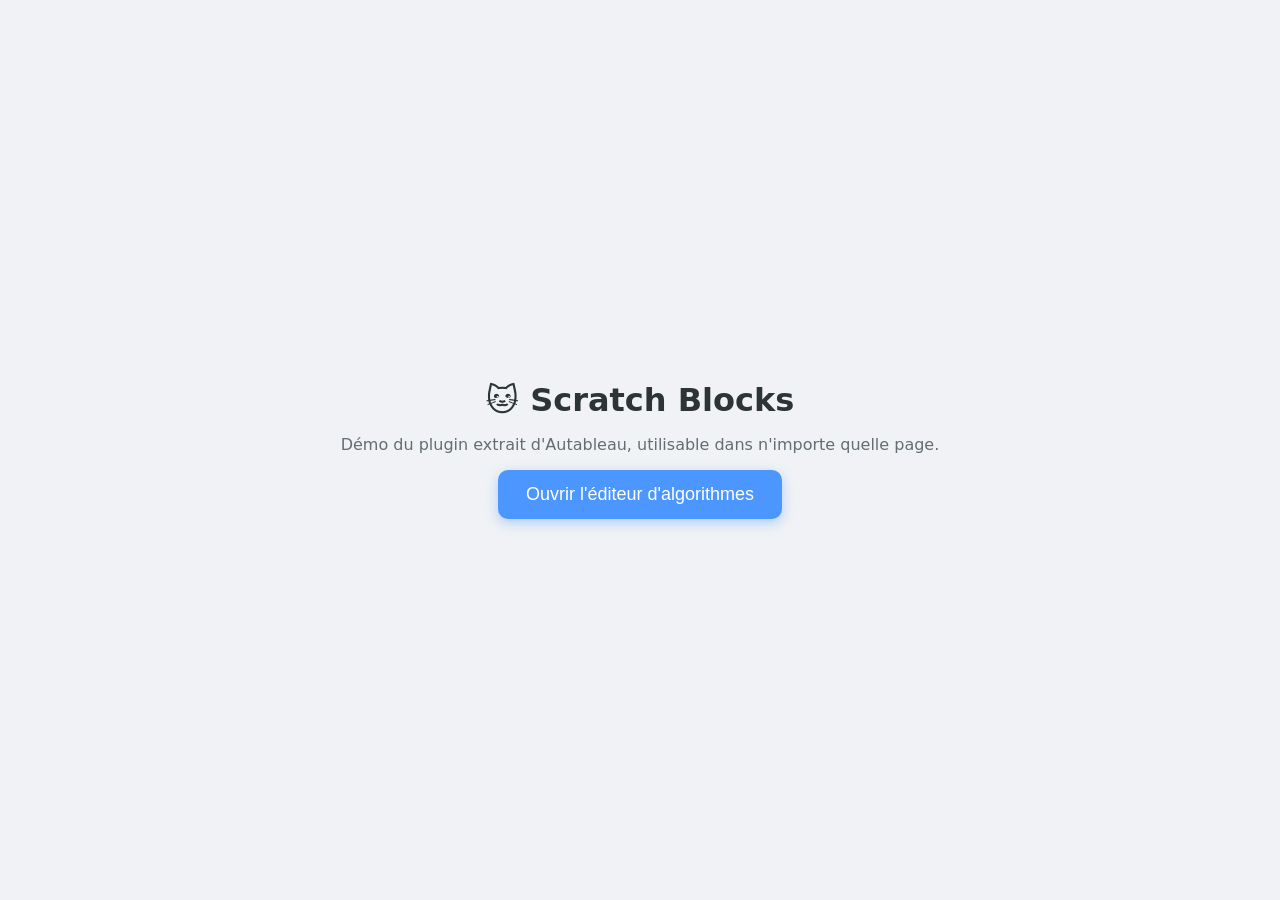
<file: scratch-plugin/index.html>
<!DOCTYPE html>
<html lang="fr">
<head>
    <meta charset="UTF-8">
    <meta name="viewport" content="width=device-width, initial-scale=1.0">
    <title>Scratch Blocks — Démo autonome</title>
    <style>
        body {
            margin: 0;
            min-height: 100vh;
            display: flex;
            flex-direction: column;
            align-items: center;
            justify-content: center;
            gap: 16px;
            font-family: system-ui, -apple-system, sans-serif;
            background: #f0f2f5;
        }
        h1 { color: #2d3436; margin: 0; }
        p { color: #636e72; margin: 0; }
        #open-scratch {
            padding: 14px 28px;
            font-size: 18px;
            border: none;
            border-radius: 10px;
            background: #4C97FF;
            color: #fff;
            cursor: pointer;
            box-shadow: 0 4px 12px rgba(76, 151, 255, 0.4);
        }
        #open-scratch:hover { background: #3d7fe0; }
    </style>
</head>
<body>
    <h1>🐱 Scratch Blocks</h1>
    <p>Démo du plugin extrait d'Autableau, utilisable dans n'importe quelle page.</p>
    <button id="open-scratch">Ouvrir l'éditeur d'algorithmes</button>

    <script src="scratch-plugin.js"></script>
    <script>
        document.getElementById('open-scratch').addEventListener('click', () => {
            PluginManager.plugins.scratchBlocksTool.openWidget();
        });
    </script>
</body>
</html>
</file>
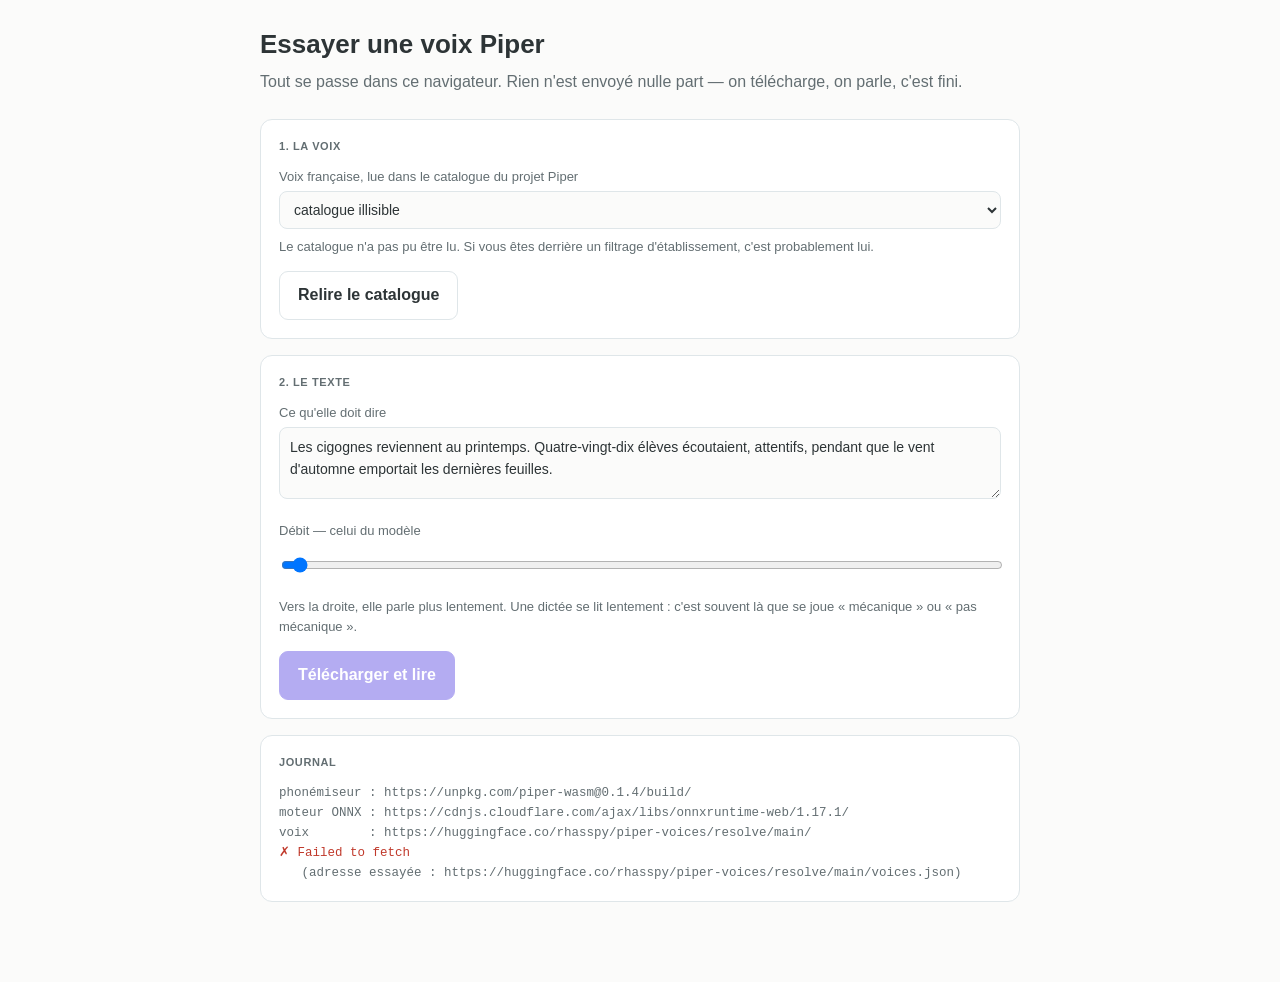
<file: docs/essai-voix-piper.html>
<!DOCTYPE html>
<html lang="fr">
<head>
<meta charset="utf-8">
<meta name="viewport" content="width=device-width, initial-scale=1">
<title>Essayer une voix Piper</title>
<!--
    POURQUOI CETTE PAGE EXISTE, ET POURQUOI ELLE EST SÉPARÉE DE L'APPLICATION.

    « J'aimerais bien tester quand même une voix non synthétique. »

    La machine où ce code a été écrit ne peut pas atteindre Hugging Face, où
    vivent les voix. Rien de ce qui suit n'a donc pu être éprouvé de bout en
    bout : le phonémiseur, oui — il a bien rendu « le- siɡˈonj ʁəvjˈɛnt o
    pʁɛ̃tˈɑ̃ » sur une vraie phrase française ; le moteur d'inférence, oui ;
    mais aucune voix réelle n'a jamais parlé ici.

    Cette page fait donc le chemin entier, chez vous, sans rien installer et
    sans toucher à « Au Tableau ! ». Si la voix vous plaît, on l'intègre. Si
    elle ne vous plaît pas, on aura perdu dix minutes au lieu de trois jours.

    ELLE NE DEVINE AUCUNE ADRESSE. Les chemins des voix, elle va les LIRE dans
    le catalogue publié par le projet Piper, au lieu de les supposer — une URL
    supposée qui tombe à faux ferait croire que le montage ne marche pas.

    CE QU'ELLE TÉLÉCHARGE, ET D'OÙ :
      · le phonémiseur (eSpeak-ng compilé), depuis un miroir de npm — 18 Mo ;
      · le moteur ONNX, depuis cdnjs — environ 10 Mo ;
      · la voix choisie, depuis Hugging Face — 20 à 65 Mo selon la qualité.
    Rien n'est envoyé : ce sont des téléchargements, dans un sens seulement.

    LA LICENCE. Le phonémiseur est sous GPL-3. C'est VOTRE navigateur qui va
    le chercher chez ses auteurs ; ce dépôt n'en redistribue aucun octet, et
    c'est la raison d'être de ce montage. Voir docs/voix-piper.md.

    Pour essayer avec des fichiers à soi, ou depuis un serveur local :
      essai-voix-piper.html?phonemiseur=<base>&ort=<base>&voix=<url>&config=<url>
-->
<style>
    :root {
        --encre: #2d3436;
        --gris: #636e72;
        --trait: #dfe6e9;
        --fond: #fbfbfa;
        --carte: #ffffff;
        --accent: #6c5ce7;
        --bien: #00875a;
        --mal: #c0392b;
    }
    @media (prefers-color-scheme: dark) {
        :root:not([data-theme="light"]) {
            --encre: #dfe6e9; --gris: #9aa5a8; --trait: #3d4852;
            --fond: #1e262b; --carte: #252e34; --accent: #a29bfe;
            --bien: #55efc4; --mal: #ff7675;
        }
    }
    :root[data-theme="dark"] {
        --encre: #dfe6e9; --gris: #9aa5a8; --trait: #3d4852;
        --fond: #1e262b; --carte: #252e34; --accent: #a29bfe;
        --bien: #55efc4; --mal: #ff7675;
    }
    * { box-sizing: border-box; }
    body {
        margin: 0; background: var(--fond); color: var(--encre);
        font: 16px/1.55 -apple-system, BlinkMacSystemFont, "Segoe UI", Nunito, sans-serif;
        padding: 24px 16px 64px;
    }
    main { max-width: 760px; margin: 0 auto; }
    h1 { font-size: 26px; margin: 0 0 6px; text-wrap: balance; }
    .sous { color: var(--gris); margin: 0 0 24px; }
    .carte {
        background: var(--carte); border: 1px solid var(--trait);
        border-radius: 12px; padding: 18px; margin-bottom: 16px;
    }
    .carte h2 {
        font-size: 11px; text-transform: uppercase; letter-spacing: .6px;
        color: var(--gris); margin: 0 0 12px; font-weight: 700;
    }
    label { display: block; font-size: 13px; color: var(--gris); margin-bottom: 4px; }
    select, textarea, input {
        width: 100%; padding: 9px 10px; font: inherit; font-size: 14px;
        color: var(--encre); background: var(--fond);
        border: 1px solid var(--trait); border-radius: 8px;
    }
    textarea { resize: vertical; min-height: 72px; }
    button {
        font: inherit; font-weight: 600; padding: 11px 18px; border-radius: 9px;
        border: 1px solid var(--accent); background: var(--accent); color: #fff;
        cursor: pointer;
    }
    button.secondaire { background: transparent; color: var(--encre); border-color: var(--trait); }
    button[disabled] { opacity: .5; cursor: default; }
    .rangee { display: flex; gap: 10px; flex-wrap: wrap; align-items: center; margin-top: 14px; }
    .journal {
        font: 12.5px/1.6 ui-monospace, SFMono-Regular, Menlo, monospace;
        white-space: pre-wrap; word-break: break-word;
        max-height: 300px; overflow: auto; margin: 0;
    }
    .journal .ok { color: var(--bien); }
    .journal .ko { color: var(--mal); }
    .journal .faible { color: var(--gris); }
    .mesures { display: grid; grid-template-columns: repeat(auto-fit, minmax(140px, 1fr)); gap: 10px; }
    .mesure { border: 1px solid var(--trait); border-radius: 9px; padding: 10px 12px; }
    .mesure .val { font-size: 20px; font-weight: 700; font-variant-numeric: tabular-nums; }
    .mesure .quoi { font-size: 11px; color: var(--gris); text-transform: uppercase; letter-spacing: .5px; }
    .phonemes { font-size: 18px; line-height: 1.7; word-break: break-word; }
    audio { width: 100%; margin-top: 12px; }
    .note { font-size: 13px; color: var(--gris); }
    code { font-family: ui-monospace, Menlo, monospace; font-size: .92em; }
</style>
</head>
<body>
<main>
    <h1>Essayer une voix Piper</h1>
    <p class="sous">Tout se passe dans ce navigateur. Rien n'est envoyé nulle part — on télécharge, on parle, c'est fini.</p>

    <div class="carte">
        <h2>1. La voix</h2>
        <label for="voix">Voix française, lue dans le catalogue du projet Piper</label>
        <select id="voix"><option>Chargement du catalogue…</option></select>
        <p class="note" id="voix-note" style="margin: 8px 0 0;"></p>
        <div class="rangee">
            <button class="secondaire" id="recharger">Relire le catalogue</button>
        </div>
    </div>

    <div class="carte">
        <h2>2. Le texte</h2>
        <label for="texte">Ce qu'elle doit dire</label>
        <textarea id="texte">Les cigognes reviennent au printemps. Quatre-vingt-dix élèves écoutaient, attentifs, pendant que le vent d'automne emportait les dernières feuilles.</textarea>
        <!-- LE DÉBIT EST CE QUI FAIT LE PLUS POUR L'IMPRESSION DE MÉCANIQUE.
             « Je trouve cela encore hyper mécanique. » Une voix qui débite sans
             respirer sonne comme une machine ; la même, ralentie d'un quart,
             sonne comme quelqu'un qui dicte. Le réglage existe dans le modèle
             (« length_scale ») et ne coûte rien à essayer. -->
        <label for="debit" style="margin-top: 14px;">Débit — <span id="debit-lu">celui du modèle</span></label>
        <input type="range" id="debit" min="0.7" max="1.8" step="0.05" value="0">
        <p class="note" style="margin: 6px 0 0;">
            Vers la droite, elle parle plus lentement. Une dictée se lit lentement :
            c'est souvent là que se joue « mécanique » ou « pas mécanique ».
        </p>
        <div class="rangee">
            <button id="parler" disabled>Télécharger et lire</button>
            <span class="note" id="etat"></span>
        </div>
        <audio id="son" controls hidden></audio>
    </div>

    <div class="carte" id="carte-mesures" hidden>
        <h2>3. Ce que ça a coûté</h2>
        <div class="mesures" id="mesures"></div>
        <p class="note" style="margin: 14px 0 0;">
            C'est ce tableau qui décide : un téléchargement d'une fois, puis un
            délai avant chaque phrase. En classe, le second compte plus que le premier.
        </p>
    </div>

    <div class="carte" id="carte-phonemes" hidden>
        <h2>Ce que le phonémiseur a compris</h2>
        <div class="phonemes" id="phonemes"></div>
    </div>

    <div class="carte">
        <h2>Journal</h2>
        <pre class="journal" id="journal"></pre>
    </div>
</main>

<script>
/* ------------------------------------------------------------------ *
 * D'OÙ VIENNENT LES MORCEAUX
 * Chacun est réglable par un paramètre d'adresse : une école derrière
 * un filtrage pourra en servir une copie, et c'est ainsi qu'on éprouve
 * cette page sans réseau.
 * ------------------------------------------------------------------ */
const P = new URLSearchParams(location.search);
const SOURCES = {
    phonemiseur: P.get('phonemiseur') || 'https://unpkg.com/piper-wasm@0.1.4/build/',
    ort:         P.get('ort')         || 'https://cdnjs.cloudflare.com/ajax/libs/onnxruntime-web/1.17.1/',
    hf:          P.get('hf')          || 'https://huggingface.co/rhasspy/piper-voices/resolve/main/'
};

const journal = document.getElementById('journal');
const dire = (texte, classe) => {
    const l = document.createElement('div');
    if (classe) l.className = classe;
    l.textContent = texte;
    journal.appendChild(l);
    journal.scrollTop = journal.scrollHeight;
};
const mo = (o) => (o / 1048576).toFixed(1).replace('.', ',') + ' Mo';
const ms = (t) => t < 1000 ? Math.round(t) + ' ms' : (t / 1000).toFixed(1).replace('.', ',') + ' s';

/* Un téléchargement qui DIT OÙ IL EN EST : un fichier de soixante mégaoctets
   sans jauge, c'est une page qu'on croit plantée et qu'on referme. */
async function telecharger(url, quoi) {
    const t0 = performance.now();
    const r = await fetch(url);
    if (!r.ok) throw new Error(quoi + ' : ' + r.status + ' ' + r.statusText + ' — ' + url);
    const total = Number(r.headers.get('content-length')) || 0;
    const morceaux = [];
    let recu = 0, dernier = 0;
    const lecteur = r.body && r.body.getReader ? r.body.getReader() : null;
    if (lecteur) {
        for (;;) {
            const { done, value } = await lecteur.read();
            if (done) break;
            morceaux.push(value); recu += value.length;
            if (performance.now() - dernier > 400) {
                dernier = performance.now();
                etat(quoi + ' — ' + mo(recu) + (total ? ' / ' + mo(total) : ''));
            }
        }
    } else {
        const b = new Uint8Array(await r.arrayBuffer());
        morceaux.push(b); recu = b.length;
    }
    const octets = new Uint8Array(recu);
    let p = 0;
    for (const m of morceaux) { octets.set(m, p); p += m.length; }
    dire('✓ ' + quoi + ' — ' + mo(recu) + ' en ' + ms(performance.now() - t0), 'ok');
    return { octets, duree: performance.now() - t0 };
}

const etat = (t) => { document.getElementById('etat').textContent = t; };

/* ------------------------------------------------------------------ *
 * LE CATALOGUE : ON LIT, ON NE DEVINE PAS
 * « voices.json » est publié par le projet lui-même et porte, pour chaque
 * voix, ses fichiers et leurs tailles. Une adresse supposée qui tombe à
 * faux ferait croire que le montage ne marche pas.
 * ------------------------------------------------------------------ */
/* « C'EST CANADIEN, TA VOIX. »
   Elle l'était : « gilles » vient d'un corpus lu par un narrateur canadien, et
   rien dans la liste ne le laissait deviner. On lit donc le pays dans le code
   de langue — fr_FR, fr_CA, fr_BE, fr_CH — et l'on met la France en tête, sans
   écarter les autres : un accent, c'est un choix, pas une erreur. Et le
   catalogue ne dit pas tout : « siwis » est un corpus suisse sous un code
   fr_FR. Le pays affiché est donc un indice, pas une garantie — la seule
   preuve reste l'oreille. */
const PAYS_DE_LA_LANGUE = { fr_FR: '🇫🇷', fr_CA: '🇨🇦', fr_BE: '🇧🇪', fr_CH: '🇨🇭' };
function codeDeLaVoix(v) {
    return ((v.language && v.language.code) || '').replace('-', '_');
}
function paysDeLaVoix(v) {
    return PAYS_DE_LA_LANGUE[codeDeLaVoix(v)] || '🏳️';
}

let CATALOGUE = [];
async function lireLeCatalogue() {
    const liste = document.getElementById('voix');
    const note = document.getElementById('voix-note');
    liste.innerHTML = '<option>Lecture du catalogue…</option>';
    note.textContent = '';
    try {
        const r = await fetch(SOURCES.hf + 'voices.json');
        if (!r.ok) throw new Error('catalogue : ' + r.status + ' ' + r.statusText);
        const brut = await r.json();
        CATALOGUE = Object.keys(brut).map(cle => brut[cle])
            .filter(v => /^fr/i.test(v.language && (v.language.code || v.language.family) || ''))
            // LA FRANCE D'ABORD, ET LE PALIER « MEDIUM » AVANT « LOW ».
            // « C'est canadien, ta voix » puis « je trouve cela encore hyper
            // mécanique » : les deux fois, c'est le premier de la liste qui
            // avait été essayé. Le premier de la liste doit donc être le
            // meilleur candidat, pas le premier par ordre alphabétique.
            .sort((a, b) => {
                const rang = (v) => (codeDeLaVoix(v) === 'fr_FR' ? 0 : 10)
                    + ({ high: 0, medium: 1, low: 2, x_low: 3 }[v.quality] ?? 2);
                return rang(a) - rang(b) || (a.name || '').localeCompare(b.name || '');
            });
        if (!CATALOGUE.length) throw new Error('aucune voix française dans le catalogue');
        liste.innerHTML = '';
        CATALOGUE.forEach((v, i) => {
            const o = document.createElement('option');
            o.value = String(i);
            const poids = Object.keys(v.files || {})
                .filter(f => /\.onnx$/.test(f))
                .reduce((t, f) => t + (v.files[f].size_bytes || 0), 0);
            o.textContent = paysDeLaVoix(v) + ' ' + v.name + ' — ' + v.quality
                + (poids ? ' (' + mo(poids) + ')' : '');
            liste.appendChild(o);
        });
        note.textContent = CATALOGUE.length + (CATALOGUE.length > 1
                ? ' voix françaises au catalogue.' : ' voix française au catalogue.')
            + ' La qualité « medium » est plus lourde et plus lente que « low », et s\'entend.';
        dire('✓ catalogue lu : ' + CATALOGUE.length + ' voix françaises', 'ok');
        document.getElementById('parler').disabled = false;
    } catch (e) {
        liste.innerHTML = '<option>catalogue illisible</option>';
        note.textContent = 'Le catalogue n\'a pas pu être lu. Si vous êtes derrière un filtrage '
            + 'd\'établissement, c\'est probablement lui.';
        dire('✗ ' + e.message, 'ko');
        dire('   (adresse essayée : ' + SOURCES.hf + 'voices.json)', 'faible');
    }
}

/* ------------------------------------------------------------------ *
 * LE PHONÉMISEUR
 * Il prend « Les cigognes » et rend des identifiants de phonèmes. Sans lui,
 * pas de français : c'est lui qui sait les liaisons et les nombres.
 * ATTENTION à la langue : « fr » fonctionne, « fr-fr » lève une exception.
 * ------------------------------------------------------------------ */
let phonemiseurPret = null;
async function chargerLePhonemiseur() {
    if (phonemiseurPret) return phonemiseurPret;
    const js   = await telecharger(SOURCES.phonemiseur + 'piper_phonemize.js', 'phonémiseur (code)');
    const wasm = await telecharger(SOURCES.phonemiseur + 'piper_phonemize.wasm', 'phonémiseur (moteur)');
    const data = await telecharger(SOURCES.phonemiseur + 'piper_phonemize.data', 'phonémiseur (langues)');
    const url = (o, type) => URL.createObjectURL(new Blob([o.octets], { type }));
    const uWasm = url(wasm, 'application/wasm');
    const uData = url(data, 'application/octet-stream');
    await new Promise((ok, rate) => {
        const s = document.createElement('script');
        s.src = url(js, 'text/javascript');
        s.onload = ok; s.onerror = () => rate(new Error('le code du phonémiseur n\'a pas pu être exécuté'));
        document.head.appendChild(s);
    });
    phonemiseurPret = { uWasm, uData, octets: js.octets.length + wasm.octets.length + data.octets.length };
    return phonemiseurPret;
}

async function phonemiser(texte, langue) {
    const { uWasm, uData } = await chargerLePhonemiseur();
    const sorties = [];
    let module;
    try {
        module = await createPiperPhonemize({
            noInitialRun: true,
            print: (d) => sorties.push(d),
            printErr: (m) => dire('   [phonémiseur] ' + m, 'faible'),
            locateFile: (u) => u.endsWith('.wasm') ? uWasm : u.endsWith('.data') ? uData : u
        });
        module.callMain(['-l', langue, '--input', JSON.stringify([{ text: texte }]),
                         '--espeak_data', '/espeak-ng-data']);
    } catch (e) {
        // Emscripten lève quand le programme se termine : ce n'est une panne
        // que si rien n'est sorti.
        if (!sorties.length) throw new Error('le phonémiseur a refusé la langue « ' + langue + ' »');
    }
    const lignes = sorties.map(o => { try { return JSON.parse(o); } catch (e) { return null; } }).filter(Boolean);
    if (!lignes.length) throw new Error('le phonémiseur n\'a rien rendu');
    return {
        ids: lignes.flatMap(l => l.phoneme_ids || []),
        phonemes: lignes.flatMap(l => l.phonemes || [])
    };
}

/* ------------------------------------------------------------------ *
 * CHAQUE VOIX A SA PROPRE TABLE DE PHONÈMES
 *
 * Première tentative, et première panne, sur une vraie voix :
 *     Gather '/enc_p/emb/Gather' : idx=141 doit être dans [-130,129]
 *
 * J'avais donné au modèle les identifiants que rend le phonémiseur. Or ceux-là
 * sont les siens : la voix « gilles » n'a que cent trente entrées dans sa
 * table, et l'identifiant 141 désigne une case qui n'existe pas chez elle.
 *
 * On passe donc par les PHONÈMES — « ʁ », « ɛ̃ », « t » — et on les traduit
 * avec la table que porte la fiche technique de la voix. C'est la seule
 * traduction qui vaille : elle change d'une voix à l'autre.
 *
 * LA FORME DE LA SUITE N'EST PAS DEVINÉE : elle a été relevée sur la sortie
 * du phonémiseur lui-même. Pour « Le chat. », huit phonèmes, il rend
 *     1, 0, 24, 0, 59, 0, 9, 0, 3, 0, 96, 0, 120, 0, 14, 0, 10, 0, 2
 * c'est-à-dire début, blanc, puis chaque phonème suivi d'un blanc, puis fin —
 * soit 2n+3 valeurs pour n phonèmes. C'est ce que l'on refait ici, en
 * traduisant dans la table de la voix au lieu de celle du phonémiseur.
 * ------------------------------------------------------------------ */
function identifiantsPourCetteVoix(phonemes, fiche) {
    const carte = fiche.phoneme_id_map || {};
    if (!Object.keys(carte).length) return null;   // pas de table : on gardera ceux du phonémiseur
    // La table donne une LISTE par phonème — presque toujours d'un seul
    // élément, mais pas toujours : on les prend tous, comme Piper.
    const idsDe = (p) => (carte[p] && carte[p].length) ? carte[p] : null;
    const BLANC = idsDe('_'), DEBUT = idsDe('^'), FIN = idsDe('$');
    const ids = [];
    const inconnus = [];
    if (DEBUT) ids.push(...DEBUT);
    if (BLANC) ids.push(...BLANC);
    phonemes.forEach(p => {
        const v = idsDe(p);
        // UN PHONÈME QUE LA VOIX NE CONNAÎT PAS SE TAIT, il ne casse pas la
        // lecture : mieux vaut un son manquant qu'une phrase entière perdue.
        if (!v) { inconnus.push(p); return; }
        ids.push(...v);
        if (BLANC) ids.push(...BLANC);
    });
    if (FIN) ids.push(...FIN);
    return { ids, inconnus, taille: Object.keys(carte).length };
}

/* ------------------------------------------------------------------ *
 * LE MOTEUR
 * ------------------------------------------------------------------ */
let ortPret = false;
async function chargerLeMoteur() {
    if (ortPret) return;
    await new Promise((ok, rate) => {
        const s = document.createElement('script');
        s.src = SOURCES.ort + 'ort.min.js';
        s.onload = ok;
        s.onerror = () => rate(new Error('le moteur ONNX n\'a pas pu être chargé depuis ' + SOURCES.ort));
        document.head.appendChild(s);
    });
    ort.env.wasm.wasmPaths = SOURCES.ort;
    ort.env.wasm.numThreads = Math.min(4, navigator.hardwareConcurrency || 1);
    dire('✓ moteur ONNX chargé', 'ok');
    ortPret = true;
}

/* Des échantillons vers un fichier que le navigateur sait jouer. */
function versWav(pcm, frequence) {
    const vue = new DataView(new ArrayBuffer(pcm.length * 2 + 44));
    vue.setUint32(0, 0x46464952, true);                       // « RIFF »
    vue.setUint32(4, vue.buffer.byteLength - 8, true);
    vue.setUint32(8, 0x45564157, true);                       // « WAVE »
    vue.setUint32(12, 0x20746d66, true);                      // « fmt  »
    vue.setUint32(16, 16, true); vue.setUint16(20, 1, true); vue.setUint16(22, 1, true);
    vue.setUint32(24, frequence, true); vue.setUint32(28, frequence * 2, true);
    vue.setUint16(32, 2, true); vue.setUint16(34, 16, true);
    vue.setUint32(36, 0x61746164, true);                      // « data »
    vue.setUint32(40, pcm.length * 2, true);
    let p = 44;
    for (let i = 0; i < pcm.length; i++) {
        const v = Math.max(-1, Math.min(1, pcm[i]));
        vue.setInt16(p, v < 0 ? v * 0x8000 : v * 0x7fff, true);
        p += 2;
    }
    return new Blob([vue.buffer], { type: 'audio/wav' });
}

/* ------------------------------------------------------------------ *
 * LE CHEMIN ENTIER
 * ------------------------------------------------------------------ */
const session = {};      // une voix chargée reste chargée
const mesures = {};

/* Le curseur à zéro veut dire « ce que le modèle propose » : on ne remplace
   pas un réglage par un autre tant que personne n'a demandé à le changer. */
function debitChoisi(inf) {
    const c = Number(document.getElementById('debit').value);
    return c > 0 ? c : (inf.length_scale ?? 1);
}
document.getElementById('debit').addEventListener('input', (e) => {
    const v = Number(e.target.value);
    document.getElementById('debit-lu').textContent = v > 0
        ? '×' + v.toFixed(2).replace('.', ',') + (v > 1 ? ' (plus lent)' : ' (plus rapide)')
        : 'celui du modèle';
});

async function parler() {
    const bouton = document.getElementById('parler');
    bouton.disabled = true;
    document.getElementById('son').hidden = true;
    const t0 = performance.now();
    try {
        const v = CATALOGUE[Number(document.getElementById('voix').value)];
        if (!v) throw new Error('aucune voix choisie');
        const texte = document.getElementById('texte').value.trim();
        if (!texte) throw new Error('il n\'y a rien à dire');
        dire('— ' + v.name + ' (' + v.quality + ') —');

        const fichiers = Object.keys(v.files || {});
        const cheminOnnx = fichiers.find(f => /\.onnx$/.test(f));
        const cheminJson = fichiers.find(f => /\.onnx\.json$/.test(f));
        if (!cheminOnnx || !cheminJson) throw new Error('le catalogue ne donne pas les deux fichiers de cette voix');

        etat('lecture de la fiche technique…');
        const fiche = await (await fetch(SOURCES.hf + cheminJson)).json();
        const frequence = fiche.audio && fiche.audio.sample_rate || 22050;
        // « fr-fr » lève une exception là où « fr » passe : on garde ce que dit
        // la fiche, mais on se replie sur la famille si elle refuse.
        const langue = (fiche.espeak && fiche.espeak.voice) || 'fr';

        await chargerLeMoteur();
        etat('phonèmes…');
        const tPhon = performance.now();
        let phon;
        try { phon = await phonemiser(texte, langue); }
        catch (e) {
            dire('   la langue « ' + langue + ' » a été refusée, on essaie « ' + langue.split('-')[0] + ' »', 'faible');
            phon = await phonemiser(texte, langue.split('-')[0]);
        }
        mesures['Phonèmes'] = ms(performance.now() - tPhon);
        document.getElementById('carte-phonemes').hidden = false;
        document.getElementById('phonemes').textContent = phon.phonemes.join('');

        // LA TRADUCTION DANS LA TABLE DE CETTE VOIX-LÀ. Voir plus haut : sans
        // elle, on donne à la voix des numéros qui ne sont pas les siens.
        const traduits = identifiantsPourCetteVoix(phon.phonemes, fiche);
        const ids = traduits ? traduits.ids : phon.ids;
        if (traduits) {
            dire('✓ ' + phon.phonemes.length + ' phonèmes → ' + ids.length
                + ' identifiants, dans la table de cette voix (' + traduits.taille + ' entrées)', 'ok');
            if (traduits.inconnus.length) {
                const uniques = [...new Set(traduits.inconnus)];
                const part = traduits.inconnus.length / Math.max(1, phon.phonemes.length);
                dire('   ' + uniques.length + ' phonème(s) inconnus de cette voix, passés : '
                    + uniques.slice(0, 12).join(' '), 'faible');
                // UNE VOIX QUI IGNORE UN PHONÈME SUR VINGT NE DIRA PAS DU
                // FRANÇAIS. Les nasales — « ɛ̃ », « ɑ̃ » — s'écrivent avec un
                // signe séparé : une table qui ne le porte pas mange « un »,
                // « en », « on », et l'on croira que la voix est mauvaise
                // alors qu'elle est mal nourrie.
                if (part > 0.05) {
                    dire('   ⚠ ' + Math.round(part * 100) + ' % des phonèmes manquent à cette voix : '
                        + 'ce qu\'elle dira sera amputé, et sonnera forcément mécanique. '
                        + 'Ce n\'est pas la voix qu\'il faut juger, c\'est sa table. '
                        + 'Essayez-en une autre.', 'ko');
                    etat('⚠ cette voix ne connaît pas ' + Math.round(part * 100) + ' % des sons du texte');
                }
            }
        } else {
            dire('✓ ' + ids.length + ' identifiants (cette voix ne publie pas de table)', 'ok');
        }
        const trop = ids.filter(i => i < 0);
        if (trop.length) throw new Error('la table de cette voix donne des numéros négatifs');

        if (!session[cheminOnnx]) {
            const modele = await telecharger(SOURCES.hf + cheminOnnx, 'la voix');
            mesures['La voix pèse'] = mo(modele.octets.length);
            etat('ouverture de la voix…');
            const tOuv = performance.now();
            session[cheminOnnx] = await ort.InferenceSession.create(modele.octets);
            mesures['Ouverture'] = ms(performance.now() - tOuv);
            dire('✓ voix ouverte', 'ok');
        }

        etat('synthèse…');
        const tSyn = performance.now();
        const inf = fiche.inference || {};
        const entrees = {
            input: new ort.Tensor('int64', BigInt64Array.from(ids.map(BigInt)), [1, ids.length]),
            input_lengths: new ort.Tensor('int64', BigInt64Array.from([BigInt(ids.length)])),
            scales: new ort.Tensor('float32', Float32Array.from([
                inf.noise_scale ?? 0.667, debitChoisi(inf), inf.noise_w ?? 0.8]))
        };
        if (fiche.speaker_id_map && Object.keys(fiche.speaker_id_map).length) {
            entrees.sid = new ort.Tensor('int64', BigInt64Array.from([0n]));
        }
        const sortie = await session[cheminOnnx].run(entrees);
        const pcm = sortie[Object.keys(sortie)[0]].data;
        mesures['Synthèse'] = ms(performance.now() - tSyn);
        mesures['Durée dite'] = (pcm.length / frequence).toFixed(1).replace('.', ',') + ' s';
        mesures['Du clic au son'] = ms(performance.now() - t0);

        const son = document.getElementById('son');
        son.src = URL.createObjectURL(versWav(pcm, frequence));
        son.hidden = false;
        son.play().catch(() => dire('   (le navigateur attend un geste pour jouer le son)', 'faible'));
        dire('✓ ' + (pcm.length / frequence).toFixed(1) + ' s de parole en ' + ms(performance.now() - tSyn), 'ok');
        etat('');

        const tableau = document.getElementById('mesures');
        tableau.innerHTML = '';
        Object.keys(mesures).forEach(k => {
            const d = document.createElement('div');
            d.className = 'mesure';
            d.innerHTML = '<div class="val"></div><div class="quoi"></div>';
            d.querySelector('.val').textContent = mesures[k];
            d.querySelector('.quoi').textContent = k;
            tableau.appendChild(d);
        });
        document.getElementById('carte-mesures').hidden = false;
    } catch (e) {
        dire('✗ ' + e.message, 'ko');
        etat('');
    } finally {
        bouton.disabled = false;
    }
}

document.getElementById('parler').addEventListener('click', parler);
document.getElementById('recharger').addEventListener('click', lireLeCatalogue);
dire('phonémiseur : ' + SOURCES.phonemiseur, 'faible');
dire('moteur ONNX : ' + SOURCES.ort, 'faible');
dire('voix        : ' + SOURCES.hf, 'faible');
lireLeCatalogue();
</script>
</body>
</html>
</file>
